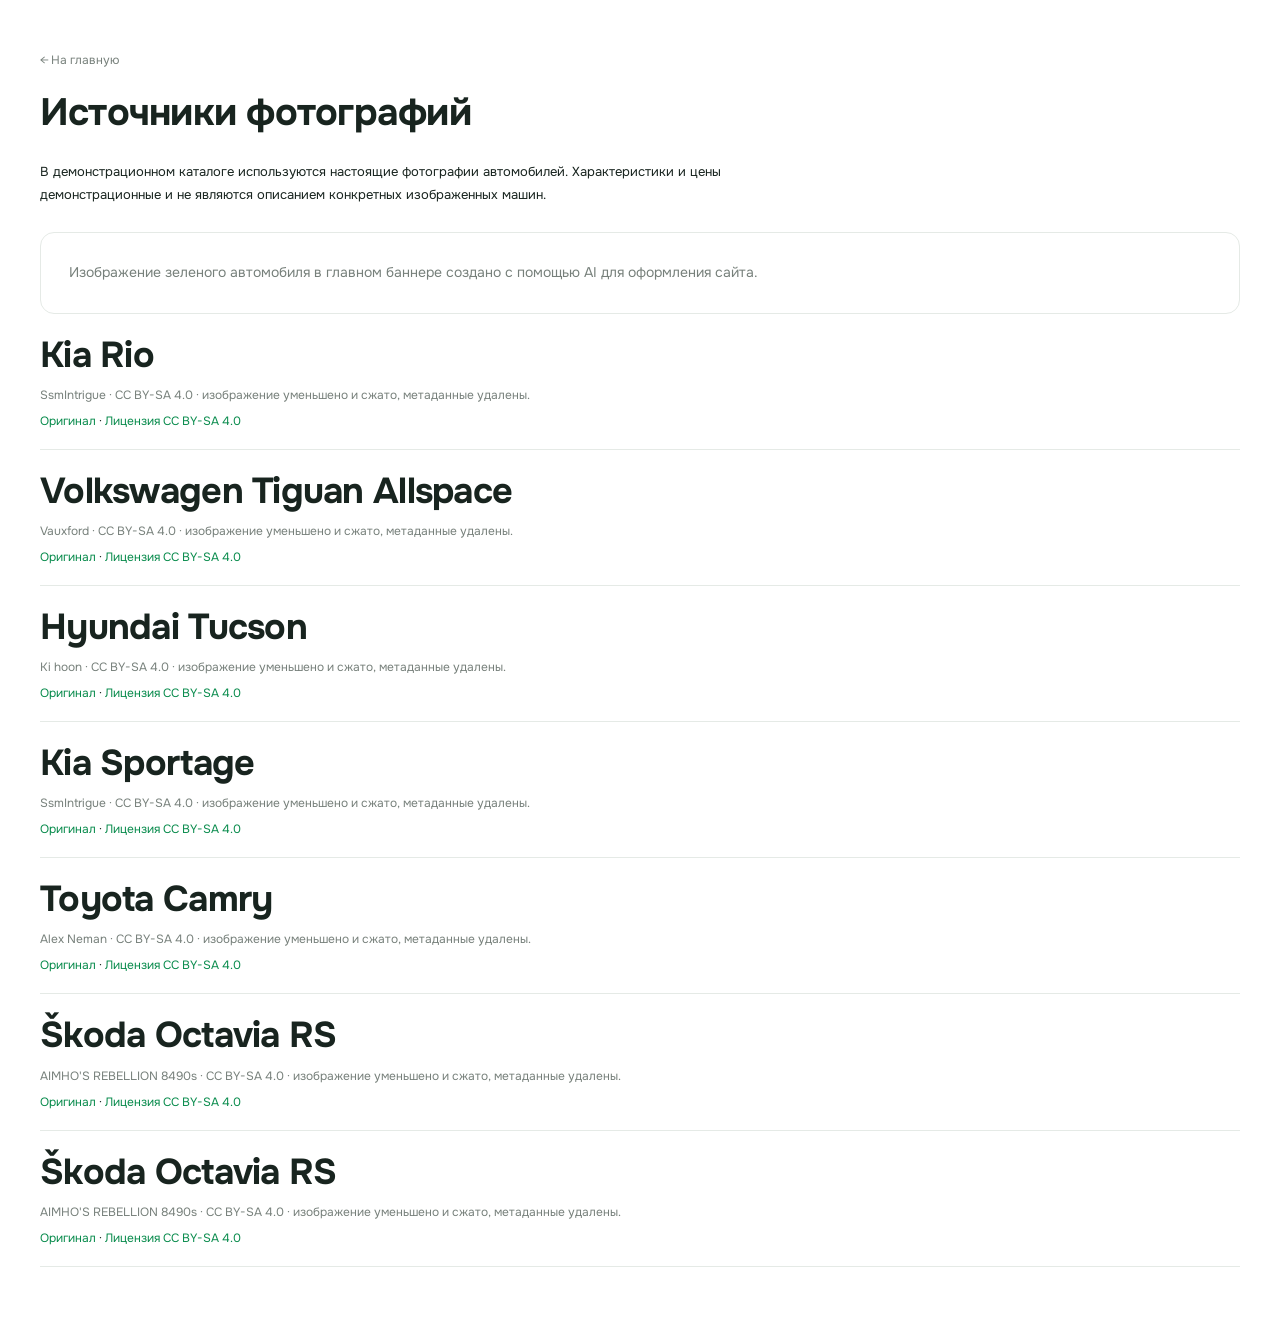
<file: credits.html>
<!doctype html><html lang="ru"><head><meta charset="utf-8"><meta name="viewport" content="width=device-width, initial-scale=1"><title>Источники фотографий · DK-AUTO</title><link rel="stylesheet" href="/static_css_site.css"></head><body><main class="container settings-page"><a class="back-link" href="/">← На главную</a><h1>Источники фотографий</h1><p>В демонстрационном каталоге используются настоящие фотографии автомобилей. Характеристики и цены демонстрационные и не являются описанием конкретных изображенных машин.</p><div class="panel"><p>Изображение зеленого автомобиля в главном баннере создано с помощью AI для оформления сайта.</p></div><article class="credit-row"><h2>Kia Rio</h2><p>SsmIntrigue · CC BY-SA 4.0 · изображение уменьшено и сжато, метаданные удалены.</p><a href="https://commons.wikimedia.org/wiki/File:2019_Kia_Rio_EX%2C_Front_Right%2C_09-06-2020.jpg">Оригинал</a> · <a href="https://creativecommons.org/licenses/by-sa/4.0/">Лицензия CC BY-SA 4.0</a></article><article class="credit-row"><h2>Volkswagen Tiguan Allspace</h2><p>Vauxford · CC BY-SA 4.0 · изображение уменьшено и сжато, метаданные удалены.</p><a href="https://commons.wikimedia.org/wiki/File:2018_Volkswagen_Tiguan_Allspace_SE_NAV_TD_2.0_Front.jpg">Оригинал</a> · <a href="https://creativecommons.org/licenses/by-sa/4.0/">Лицензия CC BY-SA 4.0</a></article><article class="credit-row"><h2>Hyundai Tucson</h2><p>Ki hoon · CC BY-SA 4.0 · изображение уменьшено и сжато, метаданные удалены.</p><a href="https://commons.wikimedia.org/wiki/File:2019_Hyundai_Tucson_Front-Side.jpg">Оригинал</a> · <a href="https://creativecommons.org/licenses/by-sa/4.0/">Лицензия CC BY-SA 4.0</a></article><article class="credit-row"><h2>Kia Sportage</h2><p>SsmIntrigue · CC BY-SA 4.0 · изображение уменьшено и сжато, метаданные удалены.</p><a href="https://commons.wikimedia.org/wiki/File:2019_Kia_Sportage_EX%2C_Front_Left%2C_09-13-2020.jpg">Оригинал</a> · <a href="https://creativecommons.org/licenses/by-sa/4.0/">Лицензия CC BY-SA 4.0</a></article><article class="credit-row"><h2>Toyota Camry</h2><p>Alex Neman · CC BY-SA 4.0 · изображение уменьшено и сжато, метаданные удалены.</p><a href="https://commons.wikimedia.org/wiki/File:2019_Toyota_Camry_%28XV70%29_2.5_V_%28front%29%2C_East_Surabaya.jpg">Оригинал</a> · <a href="https://creativecommons.org/licenses/by-sa/4.0/">Лицензия CC BY-SA 4.0</a></article><article class="credit-row"><h2>Škoda Octavia RS</h2><p>AIMHO&#x27;S REBELLION 8490s · CC BY-SA 4.0 · изображение уменьшено и сжато, метаданные удалены.</p><a href="https://commons.wikimedia.org/wiki/File:2020_Skoda_Octavia_RS-245_sedan_front_view_in_Brunei.jpg">Оригинал</a> · <a href="https://creativecommons.org/licenses/by-sa/4.0/">Лицензия CC BY-SA 4.0</a></article><article class="credit-row"><h2>Škoda Octavia RS</h2><p>AIMHO&#x27;S REBELLION 8490s · CC BY-SA 4.0 · изображение уменьшено и сжато, метаданные удалены.</p><a href="https://commons.wikimedia.org/wiki/File:2020_Skoda_Octavia_RS-245_sedan_rear_view_in_Brunei.jpg">Оригинал</a> · <a href="https://creativecommons.org/licenses/by-sa/4.0/">Лицензия CC BY-SA 4.0</a></article></main></body></html>
</file>
<file: static_css_site.css>
@import url("https://fonts.googleapis.com/css2?family=Onest:wght@300;400;500;600;700;800&display=swap");
@import url("./lower-sections.css");
:root {
  --green: #088b4c;
  --green-dark: #076a3c;
  --ink: #18241f;
  --muted: #77807b;
  --line: #e5eae6;
  --orange: #ed6945;
  --light: #f5f7f4;
  --radius: 16px;
  font-family: Onest, Arial, sans-serif;
  color: var(--ink);
  font-synthesis: none;
}
* {
  box-sizing: border-box;
}
html {
  scroll-behavior: smooth;
  scroll-padding-top: 105px;
}
body {
  margin: 0;
  background: #fff;
}
button,
input,
textarea,
select {
  font: inherit;
}
button,
a,
input,
select,
textarea {
  -webkit-tap-highlight-color: transparent;
}
button {
  cursor: pointer;
}
a {
  color: inherit;
  text-decoration: none;
}
button:disabled {
  opacity: 0.5;
  cursor: not-allowed;
}
button:focus-visible,
a:focus-visible {
  outline: 3px solid #83cea6;
  outline-offset: 4px;
}
input:focus,
textarea:focus,
select:focus {
  outline: 2px solid #9dd2b2;
  outline-offset: 1px;
  border-color: var(--green);
}
img {
  max-width: 100%;
  display: block;
}
svg {
  flex-shrink: 0;
  vertical-align: middle;
}
button {
  border: 0;
  background: none;
  color: inherit;
}
h1,
h2,
h3,
p {
  margin: 0;
}
h1,
h2,
h3 {
  letter-spacing: -0.02em;
}
h1 {
  font-size: 48px;
  line-height: 1.13;
  font-weight: 700;
}
h2 {
  font-size: 36px;
  line-height: 1.2;
  font-weight: 700;
}
h3 {
  font-size: 20px;
  font-weight: 600;
}
em {
  font-style: normal;
  color: var(--green);
}
[hidden] {
  display: none !important;
}
.container {
  width: min(1200px, calc(100% - 80px));
  margin: 0 auto;
}
.header {
  position: sticky;
  top: 0;
  z-index: 30;
  background: rgba(255, 255, 255, 0.96);
  border-bottom: 1px solid var(--line);
  backdrop-filter: blur(16px);
}
.header-inner {
  height: 88px;
  display: flex;
  align-items: center;
  justify-content: space-between;
  gap: 40px;
}
.logo {
  position: relative;
  display: inline-flex;
  align-items: center;
  font-size: 31px;
  font-weight: 800;
  letter-spacing: -1.4px;
  white-space: nowrap;
}
.logo-dot {
  color: var(--green);
}
.logo-mark {
  position: absolute;
  top: 3px;
  left: -3px;
  width: 9px;
  height: 9px;
  background: linear-gradient(
    135deg,
    var(--orange) 0 30%,
    var(--green) 31% 70%,
    transparent 71%
  );
  transform: translate(-2px, -3px);
}
.desktop-nav {
  display: flex;
  gap: 34px;
  margin-left: auto;
  margin-right: 18px;
  font-size: 13px;
  font-weight: 600;
}
.desktop-nav a {
  position: relative;
}
.desktop-nav a:hover {
  color: var(--green);
}
.desktop-nav a:after {
  content: "";
  position: absolute;
  bottom: -12px;
  left: 0;
  width: 0;
  height: 2px;
  background: var(--green);
  transition: width 0.2s;
}
.desktop-nav a:hover:after {
  width: 100%;
}
.header-phone {
  display: flex;
  gap: 10px;
  align-items: center;
  font-size: 14px;
  font-weight: 800;
}
.header-phone svg {
  width: 19px;
  color: var(--green);
}
.menu-toggle {
  display: none;
}
.button {
  display: inline-flex;
  align-items: center;
  justify-content: center;
  gap: 14px;
  min-height: 52px;
  padding: 14px 24px;
  border-radius: 8px;
  background: var(--green);
  color: #fff;
  font-size: 13px;
  font-weight: 700;
  border: 1px solid var(--green);
  transition:
    background 0.2s,
    transform 0.2s;
  white-space: nowrap;
}
.button:hover {
  background: var(--green-dark);
  border-color: var(--green-dark);
  transform: translateY(-1px);
}
.button svg {
  width: 20px;
  height: 20px;
}
.button.secondary {
  background: white;
  border-color: #d6ddd7;
  color: var(--ink);
}
.button.secondary:hover {
  background: #eef5ef;
  border-color: #9db6a5;
}
.button.small {
  min-height: 42px;
  padding: 10px 15px;
  font-size: 12px;
}
.button.full {
  width: 100%;
  margin-top: 12px;
}
.eyebrow {
  display: block;
  font-size: 12px;
  letter-spacing: normal;
  font-weight: 800;
  color: var(--green);
  line-height: 1.5;
}
.hero {
  overflow: hidden;
  background: linear-gradient(105deg, #f7f9f5 0%, #fafbf8 55%, #f0f5ed 100%);
  position: relative;
}
.hero-inner {
  display: grid;
  grid-template-columns: 48% 52%;
  min-height: 580px;
  position: relative;
  align-items: center;
}
.hero-copy {
  padding: 58px 0 54px;
  position: relative;
  z-index: 2;
}
.hero-eyebrow {
  display: flex;
  gap: 9px;
  align-items: center;
  margin-bottom: 26px;
}
.hero-eyebrow i,
.stock-label i,
.staff-identity i {
  width: 6px;
  height: 6px;
  border-radius: 50%;
  background: var(--green);
  display: inline-block;
  box-shadow: 0 0 0 4px #e1eee3;
}
.hero h1 {
  font-size: 64px;
  line-height: 1.08;
  letter-spacing: -0.02em;
  margin-bottom: 25px;
}
.hero-copy > p {
  font-size: 14px;
  line-height: 1.85;
  color: #6e7871;
  max-width: 350px;
}
.hero-actions {
  display: flex;
  align-items: center;
  gap: 25px;
  margin-top: 28px;
}
.text-link {
  font-size: 12px;
  font-weight: 700;
  display: flex;
  gap: 8px;
  align-items: center;
}
.text-link svg {
  width: 18px;
}
.hero-note {
  display: flex;
  align-items: center;
  gap: 9px;
  margin-top: 33px;
  font-size: 12px;
  color: #7b857d;
}
.hero-note svg {
  width: 17px;
  height: 17px;
  color: var(--green);
}
.hero-visual {
  position: relative;
  height: 100%;
  min-width: 0;
}
.hero-stripe {
  position: absolute;
  width: 190px;
  height: 760px;
  background: linear-gradient(180deg, #dae7d5, #c2dac5);
  transform: rotate(39deg);
  right: 98px;
  top: -140px;
}
.hero-outline {
  position: absolute;
  width: 2px;
  height: 770px;
  background: var(--orange);
  transform: rotate(39deg);
  right: 297px;
  top: -138px;
}
.hero-word {
  position: absolute;
  top: 124px;
  left: 38px;
  letter-spacing: -0.06em;
  font-size: 112px;
  font-weight: 800;
  color: rgba(10, 83, 39, 0.055);
}
.hero-car {
  position: absolute;
  width: 770px;
  max-width: none;
  right: -100px;
  top: 100px;
  filter: drop-shadow(0 24px 18px rgba(27, 65, 31, 0.12));
  z-index: 1;
}
.hero-caption {
  position: absolute;
  right: 8px;
  bottom: 50px;
  display: flex;
  align-items: center;
  gap: 12px;
  z-index: 3;
  background: rgba(255, 255, 255, 0.84);
  backdrop-filter: blur(16px);
  padding: 16px 20px;
  border: 1px solid rgba(255, 255, 255, 0.9);
  border-radius: 12px;
  box-shadow: 0 7px 28px #19381907;
}
.hero-caption strong {
  font-size: 12px;
  display: block;
}
.hero-caption small {
  font-size: 12px;
  color: var(--muted);
  display: block;
  margin-top: 4px;
}
.hero-caption-icon {
  display: flex;
  align-items: center;
  justify-content: center;
  width: 35px;
  height: 35px;
  border-radius: 50%;
  background: #edf6ed;
  color: var(--green);
}
.hero-caption-icon svg {
  width: 19px;
}
.services {
  display: grid;
  grid-template-columns: repeat(4, 1fr);
  padding: 33px 0 38px;
  border-bottom: 1px solid var(--line);
  gap: 23px;
}
.service {
  display: flex;
  gap: 13px;
  align-items: flex-start;
}
.service-icon {
  width: 39px;
  height: 39px;
  display: flex;
  align-items: center;
  justify-content: center;
  background: #f1f6ef;
  color: var(--green);
  border-radius: 9px;
  flex-shrink: 0;
}
.service-icon svg {
  width: 21px;
}
.service h3 {
  font-size: 13px;
  letter-spacing: -0.02em;
  line-height: 1.4;
  margin: 0 0 6px;
}
.service p {
  font-size: 12px;
  line-height: 1.75;
  color: var(--muted);
}
.service > svg {
  width: 14px;
  height: 14px;
  margin-left: auto;
  color: #96a299;
  margin-top: 3px;
}
.catalog-section {
  padding: 68px 0 52px;
}
.section-heading {
  display: flex;
  align-items: flex-end;
  justify-content: space-between;
  gap: 25px;
  margin-bottom: 29px;
}
.section-heading .eyebrow {
  margin-bottom: 10px;
}
.section-heading h2 {
  display: flex;
  align-items: center;
  gap: 16px;
}
.count {
  font-size: 13px;
  letter-spacing: 0;
  background: #eef3ee;
  color: var(--green);
  width: 31px;
  height: 31px;
  display: inline-flex;
  align-items: center;
  justify-content: center;
  border-radius: 50%;
  font-weight: 600;
}
.section-note {
  font-size: 12px;
  line-height: 1.7;
  color: #8c948e;
}
.filter-panel {
  display: grid;
  grid-template-columns: 1fr 1fr 1fr auto;
  gap: 22px;
  background: #f5f7f4;
  border: 1px solid #edf0eb;
  border-radius: 12px;
  padding: 23px 25px;
  position: relative;
}
.filter-panel label > span {
  font-size: 12px;
  font-weight: 700;
  display: block;
  margin-bottom: 9px;
  color: #68756c;
}
.filter-panel select {
  width: 100%;
  height: 43px;
  border: 1px solid #dfe5de;
  background: #fff;
  border-radius: 6px;
  padding: 0 12px;
  font-size: 12px;
  color: #26392c;
}
.filter-panel .button {
  align-self: end;
  min-height: 43px;
  padding: 10px 22px;
  font-size: 12px;
}
.filter-reset {
  position: absolute;
  right: 1px;
  bottom: -28px;
  font-size: 12px;
  color: var(--muted);
  text-decoration: underline;
}
.catalog-meta {
  display: flex;
  justify-content: space-between;
  align-items: center;
  margin: 28px 0 18px;
  color: #929992;
  font-size: 12px;
}
.catalog-meta > span:last-child {
  display: flex;
  gap: 8px;
  align-items: center;
}
.catalog-meta svg {
  width: 12px;
  transform: rotate(90deg);
}
.car-list {
  display: flex;
  flex-direction: column;
  gap: 19px;
}
.car-card {
  display: grid;
  grid-template-columns: 39% 61%;
  border: 1px solid #e0e6df;
  border-radius: 14px;
  overflow: hidden;
  background: #fff;
  transition:
    box-shadow 0.2s,
    border 0.2s;
}
.car-card:hover {
  border-color: #c4d2c4;
  box-shadow: 0 8px 30px #1c3a2110;
}
.car-image {
  min-height: 270px;
  position: relative;
  overflow: hidden;
  background: #f1f3ef;
}
.car-image > img {
  width: 100%;
  height: 100%;
  object-fit: cover;
  transition: transform 0.5s;
}
.car-image:hover > img {
  transform: scale(1.035);
}
.photo-count {
  position: absolute;
  left: 17px;
  bottom: 16px;
  padding: 5px 9px;
  border-radius: 5px;
  background: #fff;
  color: #59675d;
  font-size: 12px;
  font-weight: 700;
  box-shadow: 0 1px 8px #0001;
}
.car-info {
  padding: 24px 28px 21px;
}
.car-topline {
  display: flex;
  justify-content: space-between;
  align-items: center;
  margin-bottom: 8px;
}
.car-brand {
  font-size: 12px;
  color: #8a958d;
  font-weight: 700;
  text-transform: uppercase;
  letter-spacing: normal;
}
.stock-label {
  display: inline-flex;
  align-items: center;
  gap: 8px;
  color: var(--green);
  font-size: 12px;
  font-weight: 600;
}
.stock-label i {
  width: 5px;
  height: 5px;
  box-shadow: none;
}
.car-title {
  display: block;
  font-size: 25px;
  letter-spacing: -0.02em;
  line-height: 1.2;
  font-weight: 700;
  margin-bottom: 19px;
}
.car-title:hover {
  color: var(--green);
}
.car-specs {
  display: flex;
  gap: 22px;
  margin-bottom: 17px;
  flex-wrap: wrap;
}
.car-specs small {
  display: block;
  font-size: 12px;
  line-height: 1.4;
  color: #969e97;
  margin-bottom: 5px;
}
.car-specs strong {
  font-size: 12px;
  font-weight: 600;
}
.car-description {
  font-size: 12px;
  line-height: 1.8;
  color: #849087;
  display: -webkit-box;
  -webkit-line-clamp: 2;
  -webkit-box-orient: vertical;
  overflow: hidden;
  min-height: 32px;
}
.car-card-bottom {
  display: flex;
  align-items: center;
  justify-content: space-between;
  padding-top: 19px;
  margin-top: 15px;
  border-top: 1px solid #edf0eb;
}
.car-price {
  font-size: 25px;
  font-weight: 700;
  letter-spacing: -0.025em;
}
.detail-link {
  display: flex;
  gap: 20px;
  align-items: center;
  font-size: 12px;
  font-weight: 700;
  color: var(--green);
}
.detail-link svg {
  width: 18px;
}
.load-more-wrap {
  text-align: center;
  margin-top: 29px;
}
.load-more-wrap .button {
  font-size: 12px;
  padding: 11px 26px;
  min-height: 45px;
}
.demo-note {
  font-size: 12px;
  color: #9aa299;
  text-align: center;
  margin-top: 20px;
}
.buyout-banner {
  background: #f2f6ef;
  border-radius: 16px;
  padding: 42px 48px;
  display: grid;
  grid-template-columns: 1.5fr 1fr;
  position: relative;
  overflow: hidden;
  margin-top: 16px;
  margin-bottom: 85px;
}
.buyout-banner .eyebrow {
  margin-bottom: 13px;
}
.buyout-banner h2 {
  font-size: 30px;
}
.buyout-banner p {
  font-size: 12px;
  color: #7d897f;
  margin: 16px 0 24px;
}
.buyout-banner .button {
  font-size: 12px;
  min-height: 45px;
}
.banner-art {
  position: relative;
  display: flex;
  align-items: center;
  justify-content: flex-end;
  padding-right: 30px;
  gap: 24px;
}
.banner-art > svg {
  width: 90px;
  height: 90px;
  color: var(--green);
  stroke-width: 2;
}
.banner-art > span {
  font-size: 65px;
  font-weight: 800;
  line-height: 0.95;
  letter-spacing: -0.06em;
  color: #aec9ad;
}
.banner-art em {
  color: var(--green);
}
.banner-art:before {
  content: "";
  width: 4px;
  height: 360px;
  position: absolute;
  right: -40px;
  background: var(--orange);
  transform: rotate(40deg);
}
.contact-section {
  display: grid;
  grid-template-columns: 1fr 1fr;
  gap: 90px;
  padding-bottom: 85px;
}
.contact-section .eyebrow {
  margin-bottom: 13px;
}
.contact-section h2 {
  font-size: 37px;
}
.contact-section p {
  font-size: 12px;
  line-height: 1.9;
  color: #7f8980;
  margin: 19px 0 26px;
}
.contact-actions {
  display: flex;
  gap: 10px;
  flex-wrap: wrap;
}
.contact-actions .button {
  padding: 12px 17px;
  min-height: 46px;
  font-size: 12px;
  gap: 9px;
}
.contact-card {
  border: 1px solid #e3e9e0;
  border-radius: 15px;
  padding: 30px 32px;
  display: grid;
  grid-template-columns: 60px 1fr;
  gap: 23px 18px;
  align-self: center;
}
.contact-monogram {
  width: 58px;
  height: 58px;
  background: #eaf3e7;
  color: var(--green);
  border-radius: 50%;
  display: flex;
  align-items: center;
  justify-content: center;
  font-weight: 800;
  font-size: 18px;
}
.contact-card small {
  font-size: 12px;
  color: #95a08f;
}
.contact-card h3 {
  font-size: 22px;
  margin: 4px 0 5px;
}
.contact-card a {
  font-size: 13px;
  font-weight: 800;
  color: var(--green);
}
.contact-info {
  grid-column: 1/-1;
  display: flex;
  align-items: center;
  gap: 16px;
  font-size: 12px;
  line-height: 1.6;
  color: #7f897e;
}
.contact-info svg {
  width: 19px;
  color: #809777;
}
.contact-info:first-of-type {
  border-top: 1px solid var(--line);
  padding-top: 21px;
}
.footer {
  border-top: 1px solid var(--line);
  background: #fbfcfa;
}
.footer-top {
  display: grid;
  grid-template-columns: 1.3fr 1fr 1fr;
  padding-top: 43px;
  padding-bottom: 40px;
  gap: 50px;
}
.footer .logo {
  font-size: 27px;
}
.footer p {
  font-size: 12px;
  line-height: 1.8;
  color: #99a094;
  margin-top: 14px;
}
.footer-top > div {
  display: flex;
  flex-direction: column;
  align-items: flex-start;
  gap: 10px;
}
.footer-top .eyebrow {
  font-size: 12px;
  color: #8d9887;
  margin-bottom: 5px;
}
.footer-top a:not(.logo) {
  font-size: 12px;
  font-weight: 600;
}
.footer-top .footer-phone {
  font-size: 18px !important;
  color: var(--green);
  letter-spacing: -0.02em;
}
.footer-top span:not(.eyebrow, .logo-mark, .logo-dot) {
  font-size: 12px;
  color: #8d9887;
}
.footer-bottom {
  border-top: 1px solid var(--line);
  padding-top: 18px;
  padding-bottom: 21px;
  display: flex;
  justify-content: space-between;
  gap: 20px;
  font-size: 12px;
  color: #a0a69c;
}
.footer-bottom a:hover {
  color: var(--green);
}
.loading-screen {
  min-height: 60vh;
  display: flex;
  justify-content: center;
  align-items: center;
  gap: 15px;
  font-size: 13px;
  color: var(--muted);
}
.spinner {
  width: 22px;
  height: 22px;
  border: 2px solid #d8e7d6;
  border-top-color: var(--green);
  border-radius: 50%;
  animation: spin 1s linear infinite;
}
@keyframes spin {
  to {
    transform: rotate(360deg);
  }
}
.empty-state {
  padding: 110px 0;
  text-align: center;
}
.empty-state > svg {
  width: 60px;
  height: 60px;
  color: #bed2bf;
  margin: 0 auto 25px;
}
.empty-state h1 {
  font-size: 32px;
}
.empty-state p {
  margin: 16px 0 30px;
  color: var(--muted);
  font-size: 13px;
}
.small-empty {
  padding: 65px 20px;
  border: 1px dashed var(--line);
  border-radius: 15px;
}
.small-empty h3 {
  font-size: 22px;
}
.photo-placeholder {
  display: flex;
  flex-direction: column;
  align-items: center;
  justify-content: center;
  height: 100%;
  min-height: 220px;
  color: #adc1ae;
  gap: 15px;
  font-size: 13px;
  background: #f3f6f0;
}
.photo-placeholder svg {
  width: 65px;
  height: 65px;
}
.staff-inner {
  display: flex;
  align-items: center;
  justify-content: space-between;
  gap: 20px;
  padding: 12px 0;
  font-size: 12px;
}
.staff-inner > div {
  display: flex;
  gap: 20px;
  align-items: center;
}
.staff-inner button {
  display: flex;
  align-items: center;
  gap: 5px;
  font-size: 12px;
  font-weight: 700;
}
.staff-inner svg {
  width: 16px;
  height: 16px;
}
.staff-identity {
  display: flex;
  gap: 9px;
  align-items: center;
}
.staff-identity small {
  color: var(--muted);
  margin-left: 5px;
}
#staff-bar:has(.staff-inner) {
  border-bottom: 1px solid #d9e6d6;
  background: #eff6ec;
}
.status-badge {
  position: absolute;
  top: 12px;
  left: 12px;
  background: #fff;
  border-radius: 5px;
  padding: 5px 9px;
  font-size: 12px;
}
.status-badge.draft {
  color: #9a7227;
}
.status-badge.archive {
  color: #777;
}
.card-staff-actions {
  display: flex;
  gap: 20px;
  margin-top: 15px;
  font-size: 12px;
  color: var(--green);
}
.card-staff-actions button {
  padding: 0;
  font-size: 12px;
  color: var(--muted);
}
.staff-page,
.settings-page {
  padding-top: 48px;
  padding-bottom: 70px;
  min-height: 65vh;
}
.tabs {
  display: flex;
  border-bottom: 1px solid var(--line);
  gap: 25px;
  margin: 30px 0 25px;
  overflow: auto;
}
.tabs button {
  font-size: 12px;
  white-space: nowrap;
  padding: 10px 4px 15px;
  position: relative;
  color: var(--muted);
}
.tabs button.active {
  color: var(--green);
  font-weight: 700;
}
.tabs button.active:after {
  content: "";
  position: absolute;
  bottom: 0;
  left: 0;
  right: 0;
  background: var(--green);
  height: 2px;
}
.back-link {
  display: inline-flex;
  align-items: center;
  gap: 10px;
  font-size: 12px;
  color: var(--muted);
  margin-bottom: 24px;
}
.back-link svg {
  transform: rotate(180deg);
  width: 16px;
}
.detail-page {
  padding-top: 35px;
  padding-bottom: 75px;
}
.detail-heading {
  display: flex;
  align-items: center;
  justify-content: space-between;
  gap: 20px;
  margin-bottom: 30px;
}
.detail-heading h1 {
  margin-top: 8px;
  font-size: 40px;
}
.detail-grid {
  display: grid;
  grid-template-columns: minmax(0, 1.5fr) minmax(300px, 1fr);
  gap: 35px;
}
.gallery-main {
  border-radius: 13px;
  overflow: hidden;
  background: #f4f6f2;
}
.gallery-main button {
  width: 100%;
  padding: 0;
  position: relative;
}
.gallery-main img {
  width: 100%;
  aspect-ratio: 4/3;
  object-fit: cover;
}
.gallery-main button > span {
  position: absolute;
  bottom: 18px;
  left: 18px;
  background: #fff;
  padding: 10px 13px;
  border-radius: 5px;
  font-size: 12px;
  display: flex;
  align-items: center;
  gap: 8px;
  box-shadow: 0 3px 15px #0002;
}
.gallery-main svg {
  width: 16px;
}
.gallery-thumbs {
  display: flex;
  gap: 10px;
  overflow: auto;
  padding: 13px 0;
}
.gallery-thumbs button {
  width: 90px;
  height: 66px;
  padding: 3px;
  border: 1px solid transparent;
  border-radius: 7px;
  flex-shrink: 0;
}
.gallery-thumbs button.active {
  border-color: var(--green);
}
.gallery-thumbs img {
  width: 100%;
  height: 100%;
  object-fit: cover;
  border-radius: 4px;
}
.detail-summary {
  border: 1px solid var(--line);
  border-radius: 14px;
  padding: 28px;
  position: sticky;
  top: 112px;
}
.detail-price {
  font-size: 38px;
  font-weight: 600;
  letter-spacing: -0.04em;
  display: block;
  margin: 11px 0 26px;
}
.detail-contact {
  background: #f4f7f0;
  border-radius: 9px;
  padding: 19px;
  margin-bottom: 27px;
}
.detail-contact p {
  font-size: 13px;
  font-weight: 800;
  margin-bottom: 6px;
}
.detail-contact > span {
  font-size: 12px;
  color: var(--muted);
}
.detail-contact > div {
  display: flex;
  gap: 8px;
  flex-wrap: wrap;
  margin-top: 17px;
}
.detail-contact .messenger {
  padding: 10px;
}
.detail-contact .messenger span {
  display: none;
}
.detail-summary h3 {
  font-size: 18px;
}
.spec-table {
  margin: 13px 0 0;
}
.spec-table > div {
  display: flex;
  justify-content: space-between;
  gap: 20px;
  border-bottom: 1px solid #eef1ea;
  padding: 13px 0;
  font-size: 12px;
  line-height: 1.6;
}
.spec-table dt {
  color: var(--muted);
}
.spec-table dd {
  margin: 0;
  font-weight: 600;
  text-align: right;
}
.private-label {
  display: block;
  color: var(--orange);
  font-size: 12px;
}
.detail-block {
  margin-top: 32px;
}
.detail-block h2 {
  font-size: 24px;
  margin-bottom: 16px;
}
.detail-block p {
  font-size: 13px;
  color: #6f7b71;
  line-height: 1.9;
}
.multiline {
  white-space: pre-line;
}
.video-frame {
  width: 100%;
  aspect-ratio: 16/9;
  border: 0;
  border-radius: 12px;
  margin: 12px 0;
}
.detail-staff {
  display: flex;
  flex-direction: column;
  gap: 12px;
  margin-top: 24px;
}
.detail-staff .button {
  font-size: 12px;
  padding: 12px;
}
.mobile-contact-bar {
  display: none;
}
.initial-detail {
  padding: 45px 0;
}
.initial-detail p {
  margin: 25px 0;
}
.login-page {
  display: grid;
  grid-template-columns: 1.3fr 1fr;
  gap: 90px;
  align-items: center;
  min-height: 650px;
  padding-top: 50px;
  padding-bottom: 70px;
}
.login-intro h1 {
  font-size: 43px;
  margin: 18px 0 25px;
}
.login-intro p {
  color: var(--muted);
  font-size: 13px;
  line-height: 1.9;
  max-width: 360px;
}
.panel {
  border: 1px solid var(--line);
  border-radius: 14px;
  padding: 28px;
  background: #fff;
}
.panel h2 {
  font-size: 23px;
  margin-bottom: 21px;
}
.panel h3 {
  margin-bottom: 15px;
}
.panel > p,
.muted {
  color: var(--muted);
  font-size: 12px;
  line-height: 1.8;
}
.panel label,
.login-form label {
  display: block;
  font-size: 12px;
  font-weight: 600;
  margin-bottom: 19px;
  color: #5c6c60;
}
.panel input:not([type="checkbox"], [type="file"], [type="hidden"]),
.panel select,
.panel textarea {
  display: block;
  width: 100%;
  padding: 13px 14px;
  background: #fcfdfb;
  border: 1px solid #dce4d9;
  border-radius: 7px;
  font-size: 13px;
  color: var(--ink);
  margin-top: 8px;
  min-height: 45px;
}
.panel textarea {
  resize: vertical;
  line-height: 1.7;
}
.form-symbol {
  display: inline-flex;
  width: 44px;
  height: 44px;
  background: #eef5e9;
  align-items: center;
  justify-content: center;
  border-radius: 10px;
  color: var(--green);
  margin-bottom: 23px;
}
.login-form > p {
  font-size: 12px;
  line-height: 1.8;
  color: var(--muted);
  margin-bottom: 25px;
}
.login-form .button {
  width: 100%;
}
.login-form .back-link {
  display: flex;
  justify-content: center;
  margin: 23px 0 0;
}
.form-error {
  font-size: 12px !important;
  line-height: 1.8 !important;
  color: #bb4331 !important;
  margin-top: 15px !important;
  white-space: pre-line;
}
.form-error:empty {
  display: none;
}
.editor-page {
  padding-top: 30px;
  padding-bottom: 75px;
}
.editor-heading {
  display: flex;
  justify-content: space-between;
  gap: 20px;
  align-items: center;
  margin-bottom: 30px;
}
.editor-heading h1 {
  font-size: 35px;
  margin-top: 7px;
}
.editor-grid {
  display: grid;
  grid-template-columns: minmax(0, 2.2fr) minmax(280px, 1fr);
  gap: 25px;
}
.editor-grid > div > .panel {
  margin-bottom: 22px;
}
.editor-sidebar {
  align-self: start;
  position: sticky;
  top: 110px;
}
.editor-sidebar h3 {
  margin-top: 12px;
}
.editor-sidebar p {
  font-size: 12px;
  line-height: 1.9;
  color: var(--muted);
  margin-bottom: 9px;
}
.save-state {
  font-size: 12px;
  display: flex;
  align-items: center;
  gap: 7px;
  white-space: nowrap;
}
.save-state svg {
  width: 16px;
}
.save-state.saved {
  color: var(--green);
}
.save-state.saving,
.save-state.pending {
  color: #a18232;
}
.save-state.failed {
  color: #b13d2d;
  cursor: pointer;
  text-decoration: underline;
}
.required {
  color: var(--orange);
  margin-left: 3px;
}
.panel-heading {
  display: flex;
  justify-content: space-between;
  align-items: center;
  gap: 15px;
  margin-bottom: 20px;
}
.panel-heading h2 {
  margin: 0;
}
.panel-heading > span {
  font-size: 12px;
  color: var(--muted);
}
.upload-area {
  padding: 30px !important;
  border: 1px dashed #bfd3b8;
  border-radius: 9px;
  text-align: center;
  background: #f7faf4;
  cursor: pointer;
  position: relative;
  display: flex !important;
  flex-direction: column;
  align-items: center;
  gap: 9px;
}
.upload-area svg {
  color: var(--green);
}
.upload-area strong {
  font-size: 13px;
}
.upload-area span {
  font-size: 12px;
  color: var(--muted);
}
.upload-area input {
  position: absolute;
  inset: 0;
  opacity: 0;
  cursor: pointer;
  width: 100%;
  height: 100%;
}
.editor-photos {
  display: grid;
  grid-template-columns: repeat(3, 1fr);
  gap: 13px;
}
.editor-photo {
  border: 1px solid var(--line);
  border-radius: 8px;
  overflow: hidden;
}
.editor-photo img {
  width: 100%;
  aspect-ratio: 4/3;
  object-fit: cover;
}
.photo-main {
  width: 100%;
  padding: 8px 4px;
  font-size: 12px;
  color: var(--muted);
}
.photo-main.active {
  background: #eaf4e6;
  color: var(--green);
  font-weight: 700;
}
.photo-controls {
  display: flex;
  justify-content: space-between;
  border-top: 1px solid var(--line);
}
.photo-controls button {
  padding: 9px 6px;
  font-size: 12px;
}
.photo-controls button:last-child {
  color: #a3594c;
}
.characteristic-fields {
  display: grid;
  grid-template-columns: 1fr 1fr;
  gap: 0 25px;
}
.characteristic-field {
  position: relative;
  border-bottom: 1px solid #f0f2ed;
  margin-bottom: 18px;
  padding-bottom: 9px;
}
.characteristic-field > label:first-child {
  margin-bottom: 12px;
}
.visibility-toggle {
  display: flex !important;
  align-items: center;
  gap: 7px;
  font-size: 12px !important;
  color: var(--muted) !important;
  margin-bottom: 9px !important;
  font-weight: 400 !important;
}
.visibility-toggle input {
  accent-color: var(--green);
  width: 14px;
  height: 14px;
}
.remove-characteristic {
  position: absolute;
  right: 0;
  top: -5px;
  color: #96a18f;
  font-size: 20px;
  padding: 0 3px;
}
.add-characteristic {
  display: flex;
  gap: 12px;
  align-items: center;
}
.add-characteristic select {
  margin-top: 0 !important;
}
.add-characteristic .button {
  font-size: 12px;
  min-height: 45px;
  padding: 10px 14px;
}
.text-button {
  display: block;
  text-align: center;
  padding: 14px 0;
  width: 100%;
  font-size: 12px;
  color: var(--muted);
}
.danger {
  color: #b3493b;
}
.editor-tip {
  display: flex;
  gap: 10px;
  padding: 21px 10px;
}
.editor-tip svg {
  width: 20px;
  color: #86a273;
}
.editor-tip p {
  font-size: 12px;
  line-height: 1.9;
}
.settings-page h1 {
  font-size: 38px;
}
.settings-tab {
  max-width: 900px;
}
.form-grid {
  display: grid;
  grid-template-columns: 1fr 1fr;
  gap: 0 25px;
}
.service-edit {
  display: grid;
  grid-template-columns: 1fr 1.5fr;
  gap: 20px;
}
.settings-row {
  display: flex;
  justify-content: space-between;
  align-items: center;
  border-bottom: 1px solid var(--line);
  padding: 14px 0;
  gap: 20px;
}
.settings-row strong {
  display: block;
  font-size: 13px;
}
.settings-row small {
  display: block;
  font-size: 12px;
  color: var(--muted);
  margin-top: 5px;
}
.subform {
  background: #f8faf5;
  margin-top: 25px;
  padding: 24px;
  border-radius: 10px;
}
.checkbox-label {
  display: flex !important;
  align-items: center;
  gap: 9px;
}
.checkbox-label input {
  accent-color: var(--green);
}
.credit-row {
  padding: 20px 0;
  border-bottom: 1px solid var(--line);
  overflow-wrap: anywhere;
  font-size: 12px;
}
.credit-row a {
  color: var(--green);
}
.credit-row p {
  margin: 10px 0;
  color: var(--muted);
}
.credit-row small {
  font-size: 12px;
  color: var(--muted);
}
.settings-page > p {
  font-size: 13px;
  line-height: 1.8;
  max-width: 800px;
  margin: 25px 0;
}
#lightbox {
  position: fixed;
  inset: 0;
  max-width: 100vw;
  max-height: 100dvh;
  width: 100%;
  height: 100dvh;
  background: rgba(10, 18, 13, 0.96);
  border: 0;
  padding: 65px 80px;
  color: #fff;
}
#lightbox::backdrop {
  background: #000d;
}
#lightbox[open] {
  display: flex;
  align-items: center;
  justify-content: center;
}
#lightbox img {
  max-width: 100%;
  max-height: calc(100dvh - 130px);
  object-fit: contain;
}
.icon-button {
  display: flex;
  align-items: center;
  justify-content: center;
  width: 42px;
  height: 42px;
}
.lightbox-close {
  position: absolute;
  right: 20px;
  top: 15px;
  font-size: 32px;
}
.lightbox-prev {
  position: absolute;
  left: 15px;
  font-size: 28px;
}
.lightbox-next {
  position: absolute;
  right: 15px;
  font-size: 28px;
}
#lightbox .lightbox-next,
#lightbox .lightbox-prev {
  width: 44px;
  height: 44px;
  border-radius: 50%;
  background: #ffffff18;
  border: 1px solid #ffffff38;
  flex-shrink: 0;
}
.lightbox-counter {
  position: absolute;
  bottom: 23px;
  left: 0;
  width: 100%;
  text-align: center;
  font-size: 12px;
}
#toast {
  position: fixed;
  bottom: 25px;
  left: 50%;
  transform: translate(-50%, 20px);
  background: #163d26;
  color: white;
  box-shadow: 0 6px 30px #0002;
  border-radius: 9px;
  padding: 14px 22px;
  z-index: 100;
  font-size: 12px;
  max-width: 90%;
  opacity: 0;
  pointer-events: none;
  transition: 0.2s;
}
#toast.visible {
  opacity: 1;
  transform: translate(-50%, 0);
}
#toast.error {
  background: #843d32;
}
@media (min-width: 1500px) {
  .hero-car {
    width: 820px;
    right: -140px;
    top: 75px;
  }
}
@media (max-width: 1100px) {
  .container {
    width: calc(100% - 48px);
  }
  .header-inner {
    gap: 20px;
  }
  .desktop-nav {
    gap: 23px;
    margin-right: 0;
  }
  .hero h1 {
    font-size: 55px;
  }
  .hero-inner {
    min-height: 540px;
  }
  .hero-car {
    width: 680px;
    right: -115px;
    top: 105px;
  }
  .hero-actions {
    gap: 16px;
  }
  .hero-actions .button {
    padding: 13px 17px;
    font-size: 12px;
  }
  .hero-caption {
    right: 0;
    bottom: 40px;
  }
  .hero-stripe {
    right: 55px;
  }
  .hero-outline {
    right: 254px;
  }
  .services {
    gap: 17px;
  }
  .service {
    gap: 9px;
  }
  .service > svg {
    display: none;
  }
  .car-specs {
    gap: 15px;
  }
  .car-info {
    padding: 22px;
  }
  .car-image {
    min-height: 250px;
  }
  .car-title {
    font-size: 23px;
  }
  .filter-panel {
    gap: 13px;
    padding: 20px;
  }
  .filter-panel .button {
    padding: 10px 15px;
  }
  .contact-section {
    gap: 40px;
  }
  .hero-copy > p {
    max-width: 310px;
  }
  .detail-grid {
    gap: 23px;
  }
  .detail-summary {
    padding: 23px;
  }
  .detail-price {
    font-size: 32px;
  }
}
@media (max-width: 800px) {
  .container {
    width: calc(100% - 36px);
  }
  .header-inner {
    height: 73px;
    gap: 14px;
  }
  .logo {
    font-size: 27px;
  }
  .desktop-nav {
    display: none;
  }
  .header-phone {
    margin-left: auto;
    font-size: 12px;
    gap: 7px;
  }
  .header-phone svg {
    width: 17px;
  }
  .menu-toggle {
    display: flex;
    width: 30px;
  }
  .mobile-nav {
    border-top: 1px solid var(--line);
    padding: 15px 20px;
    display: flex;
    gap: 25px;
    font-size: 12px;
  }
  .hero-inner {
    grid-template-columns: 1fr;
    min-height: 0;
  }
  .hero-copy {
    padding: 43px 0 0;
  }
  .hero h1 {
    font-size: 54px;
    max-width: 550px;
  }
  .hero h1 br:nth-of-type(1) {
    display: none;
  }
  .hero-copy > p {
    max-width: 440px;
    font-size: 12px;
  }
  .hero-eyebrow {
    margin-bottom: 20px;
    font-size: 12px;
  }
  .hero-actions {
    margin-top: 23px;
  }
  .hero-note {
    margin-top: 25px;
  }
  .hero-visual {
    height: 345px;
    margin-top: 0;
  }
  .hero-car {
    width: 620px;
    right: -45px;
    top: -21px;
  }
  .hero-stripe {
    height: 650px;
    width: 125px;
    right: 125px;
    top: -270px;
  }
  .hero-outline {
    height: 620px;
    right: 280px;
    top: -260px;
  }
  .hero-word {
    font-size: 90px;
    top: 70px;
    left: 30px;
  }
  .hero-caption {
    bottom: 23px;
    right: 0;
    padding: 12px 16px;
  }
  .services {
    grid-template-columns: 1fr 1fr;
    padding: 29px 0;
    gap: 26px;
  }
  .service h3 {
    font-size: 13px;
  }
  .service p {
    font-size: 12px;
  }
  .service-icon {
    width: 39px;
  }
  .catalog-section {
    padding-top: 47px;
  }
  .section-heading h2 {
    font-size: 28px;
  }
  .section-note {
    display: none;
  }
  .filter-panel {
    grid-template-columns: 1fr 1fr;
    gap: 15px;
    padding: 20px;
  }
  .filter-panel .button {
    height: 43px;
  }
  .catalog-meta {
    font-size: 12px;
  }
  .car-card {
    grid-template-columns: 40% 60%;
  }
  .car-info {
    padding: 19px;
  }
  .car-title {
    font-size: 21px;
  }
  .car-specs {
    gap: 15px;
    margin-bottom: 12px;
  }
  .car-specs small {
    font-size: 12px;
  }
  .car-specs strong {
    font-size: 12px;
  }
  .car-specs > div:nth-child(5) {
    display: none;
  }
  .car-price {
    font-size: 22px;
  }
  .car-description {
    font-size: 12px;
  }
  .car-card-bottom {
    margin-top: 10px;
    padding-top: 14px;
  }
  .detail-link {
    gap: 10px;
    font-size: 12px;
  }
  .car-image {
    min-height: 270px;
  }
  .buyout-banner {
    padding: 32px;
    grid-template-columns: 1.6fr 1fr;
    margin-bottom: 55px;
  }
  .buyout-banner h2 {
    font-size: 26px;
  }
  .banner-art {
    padding-right: 0;
    gap: 12px;
  }
  .banner-art > svg {
    width: 55px;
  }
  .banner-art > span {
    font-size: 45px;
  }
  .contact-section {
    gap: 30px;
    padding-bottom: 50px;
  }
  .contact-section h2 {
    font-size: 30px;
  }
  .contact-card {
    padding: 23px;
    gap: 17px 13px;
    grid-template-columns: 45px 1fr;
  }
  .contact-monogram {
    width: 45px;
    height: 45px;
    font-size: 14px;
  }
  .contact-card h3 {
    font-size: 20px;
  }
  .contact-card a {
    font-size: 12px;
  }
  .contact-actions .messenger span {
    display: none;
  }
  .footer-top {
    gap: 25px;
  }
  .footer-bottom {
    flex-wrap: wrap;
    gap: 14px;
  }
  .footer-bottom > span:nth-child(2) {
    display: none;
  }
  .staff-inner {
    flex-wrap: wrap;
    gap: 13px;
  }
  .staff-inner > div {
    gap: 16px;
    flex-wrap: wrap;
  }
  .detail-grid {
    grid-template-columns: 1fr;
  }
  .detail-summary {
    position: static;
  }
  .detail-grid > aside {
    grid-row: 1;
  }
  .detail-contact > div {
    flex-wrap: nowrap;
  }
  .detail-contact .messenger span {
    display: inline;
  }
  .detail-summary {
    padding: 22px;
  }
  .detail-summary .spec-table {
    display: grid;
    grid-template-columns: 1fr 1fr;
    gap: 0 22px;
  }
  .detail-contact {
    margin-bottom: 19px;
  }
  .detail-heading h1 {
    font-size: 32px;
  }
  .detail-price {
    font-size: 35px;
  }
  .detail-summary h3 {
    font-size: 17px;
  }
  .detail-staff {
    flex-direction: row;
  }
  .login-page {
    grid-template-columns: 1fr 1fr;
    gap: 35px;
    min-height: 590px;
  }
  .login-intro h1 {
    font-size: 32px;
  }
  .login-form {
    padding: 23px;
  }
  .login-form h2 {
    font-size: 22px;
  }
  .editor-grid {
    grid-template-columns: 1fr;
  }
  .editor-sidebar {
    position: static;
  }
  .editor-heading h1 {
    font-size: 30px;
  }
  .editor-sidebar .panel {
    display: flex;
    flex-wrap: wrap;
    gap: 10px;
  }
  .editor-sidebar .panel > * {
    flex-basis: 100%;
  }
  .editor-sidebar .panel > .button {
    flex-basis: calc(50% - 5px);
  }
  .editor-sidebar .panel > .text-button {
    flex-basis: calc(50% - 5px);
  }
  .editor-tip {
    max-width: 600px;
  }
  .staff-page h1 {
    font-size: 35px;
  }
}
@media (max-width: 520px) {
  .container {
    width: calc(100% - 32px);
  }
  .header-inner {
    height: 67px;
  }
  .logo {
    font-size: 25px;
  }
  .header-phone {
    font-size: 12px;
  }
  .header-phone svg {
    display: none;
  }
  .hero-copy {
    padding-top: 32px;
  }
  .hero h1 {
    font-size: 44px;
    line-height: 1.12;
    margin-bottom: 18px;
  }
  .hero h1 br:nth-of-type(1) {
    display: block;
  }
  .hero-copy > p {
    font-size: 12px;
    max-width: 310px;
    line-height: 1.9;
  }
  .hero-actions {
    gap: 16px;
  }
  .hero-actions .button {
    font-size: 12px;
    min-height: 45px;
    padding: 11px 14px;
    gap: 10px;
  }
  .hero-actions .text-link {
    font-size: 12px;
    gap: 4px;
  }
  .hero-actions .text-link svg {
    width: 15px;
  }
  .hero-note {
    margin-top: 20px;
    font-size: 12px;
  }
  .hero-visual {
    height: 270px;
    margin-top: 8px;
  }
  .hero-car {
    width: 460px;
    right: -51px;
    top: -16px;
  }
  .hero-word {
    font-size: 64px;
    top: 40px;
    left: 15px;
  }
  .hero-stripe {
    width: 100px;
    right: 77px;
    top: -273px;
  }
  .hero-outline {
    right: 218px;
    top: -285px;
  }
  .hero-caption {
    padding: 10px 13px;
    bottom: 17px;
    border-radius: 8px;
  }
  .hero-caption strong {
    font-size: 12px;
  }
  .hero-caption small {
    font-size: 12px;
  }
  .hero-caption-icon {
    width: 29px;
    height: 29px;
  }
  .hero-caption-icon svg {
    width: 17px;
  }
  .services {
    gap: 23px 14px;
    padding: 25px 0;
  }
  .service {
    gap: 9px;
  }
  .service-icon {
    width: 32px;
    height: 32px;
    border-radius: 7px;
  }
  .service-icon svg {
    width: 18px;
  }
  .service h3 {
    font-size: 12px;
  }
  .service p {
    font-size: 12px;
    line-height: 1.7;
  }
  .catalog-section {
    padding-top: 36px;
    padding-bottom: 30px;
  }
  .section-heading {
    margin-bottom: 23px;
  }
  .section-heading h2 {
    font-size: 25px;
    gap: 10px;
    letter-spacing: -0.02em;
  }
  .section-heading .eyebrow {
    font-size: 12px;
    margin-bottom: 8px;
  }
  .count {
    width: 25px;
    height: 25px;
    font-size: 12px;
  }
  .filter-panel {
    padding: 16px;
    gap: 13px 12px;
  }
  .filter-panel label > span {
    font-size: 12px;
    margin-bottom: 7px;
  }
  .filter-panel select {
    height: 40px;
    font-size: 12px;
    padding: 0 8px;
  }
  .filter-panel .button {
    font-size: 12px;
    min-height: 40px;
    height: 40px;
    padding: 10px 9px;
    gap: 6px;
  }
  .filter-panel .button svg {
    width: 15px;
  }
  .filter-reset {
    bottom: -24px;
    font-size: 12px;
  }
  .catalog-meta {
    margin-top: 30px;
    gap: 10px;
    font-size: 12px;
  }
  .catalog-meta svg {
    display: none;
  }
  .car-card {
    grid-template-columns: 1fr;
    border-radius: 12px;
  }
  .car-image {
    height: 220px;
    min-height: 0;
  }
  .car-image > img {
    object-fit: cover;
  }
  .car-info {
    padding: 20px;
  }
  .car-title {
    font-size: 25px;
    margin-bottom: 17px;
  }
  .car-specs {
    gap: 20px;
    flex-wrap: wrap;
  }
  .car-specs > div:nth-child(5) {
    display: block;
  }
  .car-specs small {
    font-size: 12px;
  }
  .car-specs strong {
    font-size: 12px;
  }
  .car-description {
    font-size: 12px;
    line-height: 1.8;
    margin-top: 15px;
    min-height: 0;
  }
  .car-card-bottom {
    padding-top: 16px;
    margin-top: 15px;
  }
  .car-price {
    font-size: 25px;
  }
  .detail-link {
    font-size: 12px;
  }
  .car-list {
    gap: 18px;
  }
  .demo-note {
    font-size: 12px;
    line-height: 1.7;
  }
  .buyout-banner {
    padding: 27px 23px;
    grid-template-columns: 1fr;
    margin-top: 10px;
    margin-bottom: 44px;
  }
  .buyout-banner .eyebrow {
    font-size: 12px;
  }
  .buyout-banner h2 {
    font-size: 26px;
  }
  .buyout-banner p {
    font-size: 12px;
    line-height: 1.9;
    max-width: 270px;
  }
  .buyout-banner .button {
    font-size: 12px;
    padding: 11px 13px;
  }
  .banner-art {
    position: absolute;
    right: -25px;
    bottom: -15px;
    opacity: 0.15;
    pointer-events: none;
  }
  .banner-art > span {
    font-size: 95px;
  }
  .banner-art > svg {
    display: none;
  }
  .contact-section {
    grid-template-columns: 1fr;
    gap: 27px;
    padding-bottom: 42px;
  }
  .contact-section h2 {
    font-size: 32px;
  }
  .contact-section .eyebrow {
    font-size: 12px;
  }
  .contact-section p {
    font-size: 12px;
    margin: 16px 0 23px;
  }
  .contact-actions .button {
    font-size: 12px;
    padding: 12px 15px;
  }
  .contact-actions .messenger span {
    display: block;
  }
  .contact-card {
    padding: 25px;
    grid-template-columns: 52px 1fr;
    gap: 21px 17px;
  }
  .contact-monogram {
    width: 52px;
    height: 52px;
    font-size: 17px;
  }
  .contact-card small {
    font-size: 12px;
  }
  .contact-card h3 {
    font-size: 22px;
  }
  .contact-card a {
    font-size: 13px;
  }
  .contact-info {
    font-size: 12px;
  }
  .footer-top {
    grid-template-columns: 1fr 1fr;
    padding: 30px 0;
    gap: 25px;
  }
  .footer-top > div:first-child {
    grid-column: 1/-1;
  }
  .footer-top > div:first-child p {
    margin-top: 0;
  }
  .footer .logo {
    font-size: 26px;
  }
  .footer-top .footer-phone {
    font-size: 14px !important;
  }
  .footer-top a:not(.logo) {
    font-size: 12px;
  }
  .footer-top span:not(.eyebrow, .logo-mark, .logo-dot) {
    font-size: 12px;
  }
  .footer-bottom {
    font-size: 12px;
    padding-bottom: 23px;
    gap: 13px;
  }
  .footer-bottom > span:first-child {
    margin-right: auto;
  }
  .staff-inner {
    font-size: 12px;
    padding: 12px 0;
    gap: 15px;
  }
  .staff-identity small {
    font-size: 12px;
  }
  .staff-inner > div {
    gap: 15px;
  }
  .staff-inner button,
  .staff-inner a {
    font-size: 12px;
  }
  .staff-page,
  .settings-page {
    padding-top: 30px;
  }
  .staff-page .section-heading {
    align-items: flex-start;
    flex-direction: column;
  }
  .staff-page h1 {
    font-size: 31px;
  }
  .staff-page .button {
    font-size: 12px;
    min-height: 43px;
    padding: 10px 15px;
  }
  .detail-page {
    padding-top: 24px;
    padding-bottom: 35px;
  }
  .detail-heading {
    align-items: flex-start;
    gap: 10px;
  }
  .detail-heading h1 {
    font-size: 28px;
  }
  .detail-heading .stock-label {
    margin-top: 6px;
    white-space: nowrap;
    font-size: 12px;
  }
  .detail-summary .spec-table {
    display: block;
  }
  .detail-summary {
    padding: 22px;
  }
  .detail-price {
    font-size: 34px;
    margin-bottom: 20px;
  }
  .detail-contact .messenger span {
    display: none;
  }
  .detail-grid {
    gap: 24px;
  }
  .gallery-main img {
    aspect-ratio: 4/3;
  }
  .detail-block h2 {
    font-size: 23px;
  }
  .detail-block p {
    font-size: 12px;
  }
  .mobile-contact-bar {
    position: sticky;
    bottom: 0;
    background: #fffc;
    border-top: 1px solid var(--line);
    padding: 12px 16px;
    display: flex;
    justify-content: center;
    gap: 10px;
    z-index: 20;
    backdrop-filter: blur(15px);
  }
  .mobile-contact-bar .messenger span {
    display: none;
  }
  .mobile-contact-bar .button {
    font-size: 12px;
    min-height: 42px;
  }
  .mobile-contact-bar .messenger {
    padding: 10px 16px;
  }
  .detail-staff {
    flex-direction: column;
  }
  .login-page {
    grid-template-columns: 1fr;
    gap: 25px;
    padding-top: 32px;
    padding-bottom: 40px;
  }
  .login-intro h1 {
    font-size: 31px;
    margin: 14px 0;
  }
  .login-intro p {
    font-size: 12px;
    max-width: 300px;
  }
  .login-form {
    padding: 25px;
  }
  .login-form .form-symbol {
    display: none;
  }
  .editor-heading {
    align-items: flex-start;
    flex-direction: column;
    gap: 15px;
  }
  .editor-heading h1 {
    font-size: 29px;
  }
  .editor-page {
    padding-top: 24px;
  }
  .panel {
    padding: 21px;
  }
  .panel h2 {
    font-size: 21px;
  }
  .panel-heading {
    flex-wrap: wrap;
    gap: 9px;
  }
  .characteristic-fields {
    grid-template-columns: 1fr;
  }
  .editor-photos {
    grid-template-columns: 1fr 1fr;
  }
  .upload-area {
    padding: 22px !important;
  }
  .add-characteristic {
    align-items: stretch;
    gap: 9px;
  }
  .add-characteristic .button {
    padding: 10px;
  }
  .add-characteristic .button svg {
    display: none;
  }
  .editor-sidebar .panel > .button {
    flex-basis: 100%;
  }
  .editor-sidebar .panel > .text-button {
    flex-basis: 100%;
  }
  .editor-sidebar .panel {
    gap: 0;
  }
  .settings-page h1 {
    font-size: 30px;
  }
  .tabs {
    gap: 22px;
    margin-top: 22px;
  }
  .tabs button {
    font-size: 12px;
  }
  .form-grid,
  .service-edit {
    grid-template-columns: 1fr;
  }
  .service-edit {
    gap: 0;
    padding-bottom: 10px;
    border-bottom: 1px solid var(--line);
    margin-bottom: 15px;
  }
  .settings-row .button {
    font-size: 12px;
    padding: 9px 10px;
  }
  .subform {
    padding: 17px;
  }
  .settings-row strong {
    font-size: 12px;
  }
  .settings-row small {
    font-size: 12px;
  }
  .settings-page > p {
    font-size: 12px;
  }
  .empty-state {
    padding: 70px 0;
  }
  .empty-state h1 {
    font-size: 27px;
  }
  .empty-state p {
    font-size: 12px;
  }
  .empty-state .button {
    font-size: 12px;
    padding: 13px 18px;
  }
  #lightbox {
    padding: 60px 36px;
  }
  #lightbox img {
    max-height: calc(100dvh - 120px);
  }
  .lightbox-next {
    right: max(12px, env(safe-area-inset-right));
    width: 44px;
  }
  .lightbox-prev {
    left: max(12px, env(safe-area-inset-left));
    width: 44px;
  }
  #toast {
    bottom: 18px;
    font-size: 12px;
    width: max-content;
    max-width: calc(100% - 32px);
  }
}
@media (min-width: 801px) {
  .icon-button.menu-toggle {
    display: none;
  }
  .hero-car {
    width: 700px;
    right: -30px;
    top: 130px;
  }
}
@media (min-width: 801px) and (max-width: 1100px) {
  .hero-car {
    width: 600px;
    right: -30px;
    top: 155px;
  }
}
@media (max-width: 520px) {
  .hero-car {
    width: calc(100% + 12px);
    right: -6px;
    top: 12px;
  }
  .hero-visual {
    overflow: hidden;
  }
  .hero-caption {
    bottom: 13px;
  }
}
@media (max-width: 800px) {
  .detail-grid > div {
    display: contents;
  }
  .detail-grid > div > .gallery-main {
    order: 1;
  }
  .detail-grid > div > .gallery-thumbs {
    order: 2;
  }
  .detail-grid > aside {
    grid-row: auto;
    order: 3;
  }
  .detail-grid > div > .detail-block {
    order: 4;
  }
}
@media (max-width: 520px) {
  .mobile-contact-bar {
    position: fixed;
    left: 0;
    width: 100%;
  }
  body:has(.mobile-contact-bar) {
    padding-bottom: 70px;
  }
}
@media (prefers-reduced-motion: reduce) {
  * {
    scroll-behavior: auto !important;
    animation: none !important;
    transition: none !important;
  }
}
@media (min-width: 801px) and (max-width: 1000px) {
  .hero h1 {
    font-size: 48px;
  }
  .hero-copy > p {
    max-width: 255px;
    font-size: 12px;
  }
  .hero-actions {
    flex-direction: column;
    align-items: flex-start;
    gap: 14px;
  }
  .hero-note {
    margin-top: 24px;
  }
  .hero-car {
    width: 520px;
    right: -20px;
    top: 160px;
  }
  .hero-caption {
    right: 0;
    bottom: 35px;
    padding: 12px 15px;
  }
}

/* Readable copy at every viewport, including compact mobile cards. */
.hero-copy > p,
.service p,
.car-description,
.buyout-banner p,
.contact-section p,
.detail-block p,
.detail-contact > span,
.login-intro p,
.panel > p,
.muted,
.editor-sidebar p,
.editor-tip p,
.footer-top p {
  font-size: 14px;
  line-height: 1.7;
}
.car-specs strong {
  font-size: 14px;
}
.car-description {
  min-height: 48px;
}
.car-brand {
  text-transform: none;
  letter-spacing: normal;
}
.lucide-icon {
  stroke-width: 2;
}
.icon-button .lucide-icon {
  width: 20px;
  height: 20px;
}
.photo-controls .lucide-icon,
.photo-main .lucide-icon,
.remove-characteristic .lucide-icon {
  width: 16px;
  height: 16px;
}
.footer-top a [data-icon] {
  display: inline-flex;
  margin-left: 5px;
}
.footer-top a .lucide-icon {
  width: 16px;
  height: 16px;
}

/* Complete generated hero scene with live, accessible text and controls. */
.hero--scene {
  background: #fff;
  isolation: isolate;
}
.hero-media-frame {
  position: absolute;
  inset: 0;
  z-index: -1;
}
.hero-media {
  position: absolute;
  right: 0;
  top: 0;
  width: 56%;
  height: 100%;
  overflow: hidden;
}
.hero-scene {
  position: absolute;
  left: -55%;
  top: 50%;
  width: 155%;
  max-width: none;
  height: auto;
  transform: translateY(-60%);
}
.hero--scene .hero-inner {
  display: flex;
  min-height: 540px;
  align-items: center;
}
.hero--scene .hero-copy {
  width: 46%;
  padding: 62px 0 80px;
}
.hero--scene h1 {
  font-size: clamp(34px, 3.4vw, 48px);
  line-height: 1.15;
  margin-bottom: 18px;
}
.hero--scene h1 br {
  display: block;
}
.hero--scene .hero-subtitle {
  color: var(--green);
  font-size: 22px;
  font-weight: 600;
  line-height: 1.4;
  max-width: none;
  margin-bottom: 22px;
}
.hero--scene .hero-copy > p:not(.hero-subtitle) {
  max-width: 360px;
  font-size: 14px;
  line-height: 1.7;
}
.hero--scene .hero-actions {
  flex-direction: row;
  flex-wrap: nowrap;
  align-items: center;
  gap: 14px;
  margin-top: 28px;
}
.hero--scene .hero-actions .button {
  min-height: 46px;
  padding: 12px 20px;
  font-size: 12px;
  font-weight: 600;
  border-radius: 6px;
}
@media (min-width: 701px) and (max-width: 1000px) {
  .hero--scene .hero-inner {
    min-height: 500px;
  }
  .hero--scene .hero-actions {
    gap: 10px;
  }
  .hero--scene .hero-actions .button {
    padding: 12px 14px;
  }
  .hero--scene .hero-copy > p:not(.hero-subtitle) {
    max-width: 300px;
  }
}
@media (max-width: 700px) {
  .hero--scene .hero-inner {
    display: block;
    min-height: 660px;
    padding-bottom: 285px;
  }
  .hero--scene .hero-copy {
    width: 100%;
    padding: 32px 0 0;
  }
  .hero--scene h1 {
    font-size: 36px;
    max-width: 440px;
    margin-bottom: 14px;
  }
  .hero--scene .hero-subtitle {
    font-size: 19px;
    margin-bottom: 18px;
  }
  .hero--scene .hero-actions {
    gap: 10px;
    margin-top: 22px;
  }
  .hero--scene .hero-actions .button {
    padding: 11px 14px;
    flex: 1;
  }
  .hero-media-frame {
    top: auto;
    bottom: 0;
    height: 300px;
    width: 100%;
  }
  .hero-media {
    width: 100%;
  }
  .hero-scene {
    width: 135%;
    left: -30%;
  }
}
@media (max-width: 360px) {
  .hero--scene h1 {
    font-size: 32px;
  }
  .hero--scene .hero-actions .button {
    padding-inline: 9px;
  }
}

/* Catalog labels and values keep the same readable size on every screen. */
.filter-panel label > span,
.filter-panel select,
.filter-panel option,
.car-specs small,
.car-specs strong,
.spec-table > div {
  font-size: 14px;
}

/* Native arrows ignore padding; a shared Lucide arrow keeps field insets equal. */
select,
.filter-panel select,
.panel select {
  --field-inset: 14px;
  appearance: none;
  -webkit-appearance: none;
  padding-left: var(--field-inset);
  padding-right: calc(var(--field-inset) + 16px + 12px);
  background-image: url("./static_icons_chevron-down.svg");
  background-repeat: no-repeat;
  background-position: right var(--field-inset) center;
  background-size: 16px 16px;
}
select[multiple] {
  background-image: none;
  padding-right: var(--field-inset);
}

/* Compact listing: title, price, specification line, description, details. */
.car-card {
  grid-template-columns: minmax(220px, 30%) minmax(0, 1fr);
}
.car-info {
  padding: 22px 24px;
  min-width: 0;
}
.car-description,
.detail-link {
  font-size: 14px;
}
.car-price,
.detail-link {
  font-weight: 600;
}
.car-title {
  font-size: 20px;
  font-weight: 500;
  line-height: 1.5;
  letter-spacing: -0.02em;
  margin-bottom: 5px;
}
.car-price {
  font-size: 20px;
  display: block;
  line-height: 1.5;
  margin-bottom: 10px;
}
.car-specs {
  display: flex;
  flex-wrap: wrap;
  gap: 12px 20px;
  margin-bottom: 16px;
  line-height: 1.6;
  font-size: 14px;
}
.car-specs > div:nth-child(5) {
  display: block;
}
.car-specs small,
.car-specs strong {
  font-size: 14px;
  font-weight: 400;
}
.car-description {
  font-weight: 400;
  line-height: 1.6;
  color: #68756c;
  margin: 0;
  min-height: 0;
  -webkit-line-clamp: 3;
}
.car-card-bottom {
  border-top: 0;
  padding-top: 0;
  margin-top: 12px;
  justify-content: flex-start;
}
.detail-link {
  gap: 8px;
  font-weight: 500;
}
@media (max-width: 520px) {
  .car-card {
    grid-template-columns: 1fr;
  }
  .car-info {
    padding: 18px;
  }
}
@media (forced-colors: active) {
  select,
  .filter-panel select,
  .panel select {
    appearance: auto;
    background-image: none;
  }
}

.budget-filter {
  margin: 0;
  padding: 0;
  border: 0;
  min-width: 0;
}
.budget-filter legend {
  font-size: 14px;
  line-height: 20px;
  font-weight: 700;
  color: #68756c;
  margin-bottom: 9px;
  padding: 0;
}
.budget-fields {
  display: flex;
  gap: 8px;
}
.budget-fields label {
  display: flex;
  align-items: center;
  gap: 6px;
  min-width: 0;
  width: 50%;
  height: 43px;
  padding: 0 10px;
  border: 1px solid #dfe5de;
  border-radius: 6px;
  background: white;
}
.budget-fields label > span {
  font-size: 14px;
  font-weight: 400;
  margin: 0;
  color: var(--muted);
}
.budget-fields input {
  width: 100%;
  min-width: 0;
  padding: 0;
  border: 0;
  background: transparent;
  font-size: 14px;
  appearance: textfield;
}
.budget-fields input::-webkit-inner-spin-button,
.budget-fields input::-webkit-outer-spin-button {
  appearance: none;
  margin: 0;
}
.budget-slider {
  position: relative;
  height: 28px;
  margin: 6px 10px 0;
  --budget-from: 0%;
  --budget-to: 100%;
}
.budget-track {
  position: absolute;
  inset: 12px 0 auto;
  height: 4px;
  border-radius: 4px;
  background: linear-gradient(
    to right,
    #dce4dd var(--budget-from),
    var(--green) var(--budget-from),
    var(--green) var(--budget-to),
    #dce4dd var(--budget-to)
  );
}
.budget-slider input {
  position: absolute;
  inset: 0;
  width: 100%;
  height: 28px;
  margin: 0;
  background: transparent;
  appearance: none;
  pointer-events: none;
}
.budget-slider input::-webkit-slider-runnable-track {
  height: 4px;
  background: transparent;
}
.budget-slider input::-webkit-slider-thumb {
  appearance: none;
  pointer-events: auto;
  height: 18px;
  width: 18px;
  margin-top: -7px;
  border: 2px solid var(--green);
  border-radius: 50%;
  background: white;
  cursor: grab;
}
.budget-slider input::-moz-range-track {
  height: 4px;
  background: transparent;
}
.budget-slider input::-moz-range-thumb {
  pointer-events: auto;
  height: 14px;
  width: 14px;
  border: 2px solid var(--green);
  border-radius: 50%;
  background: white;
  cursor: grab;
}
.budget-slider input:focus-visible {
  outline: 0;
}
.budget-slider input:focus-visible::-webkit-slider-thumb {
  box-shadow: 0 0 0 4px #9dd2b2;
}
.budget-slider input:focus-visible::-moz-range-thumb {
  box-shadow: 0 0 0 4px #9dd2b2;
}
.filter-panel {
  align-items: start;
  grid-template-columns: 1fr 1fr minmax(280px, 1.35fr) auto;
}
.filter-panel > .button {
  align-self: start;
  margin-top: 29px;
  height: 43px;
  min-height: 43px;
}
.filter-panel > label > span {
  line-height: 20px;
  margin-bottom: 9px;
}
.filter-panel select {
  height: 43px;
}
@media (max-width: 1000px) {
  .filter-panel {
    grid-template-columns: 1fr 1fr;
  }
}
@media (max-width: 520px) {
  .budget-filter {
    grid-column: 1 / -1;
  }
  .filter-panel > .button {
    grid-column: 1 / -1;
    margin-top: 0;
    width: 100%;
  }
}

/* One button scale across the public pages, matching the trade-in action. */
:is(.hero--scene .hero-actions, .filter-panel, .load-more-wrap, .exchange-copy, .conversation-actions, .detail-contact, .mobile-contact-bar, .empty-state) .button {
  height: auto;
  min-height: 50px;
  padding: 14px 22px;
  font-size: 14px;
  font-weight: 700;
  line-height: 20px;
  border-radius: 8px;
  gap: 14px;
}
:is(.hero--scene .hero-actions, .filter-panel, .load-more-wrap, .exchange-copy, .conversation-actions, .detail-contact, .mobile-contact-bar, .empty-state) .button svg {
  width: 20px;
  height: 20px;
}
</file>
